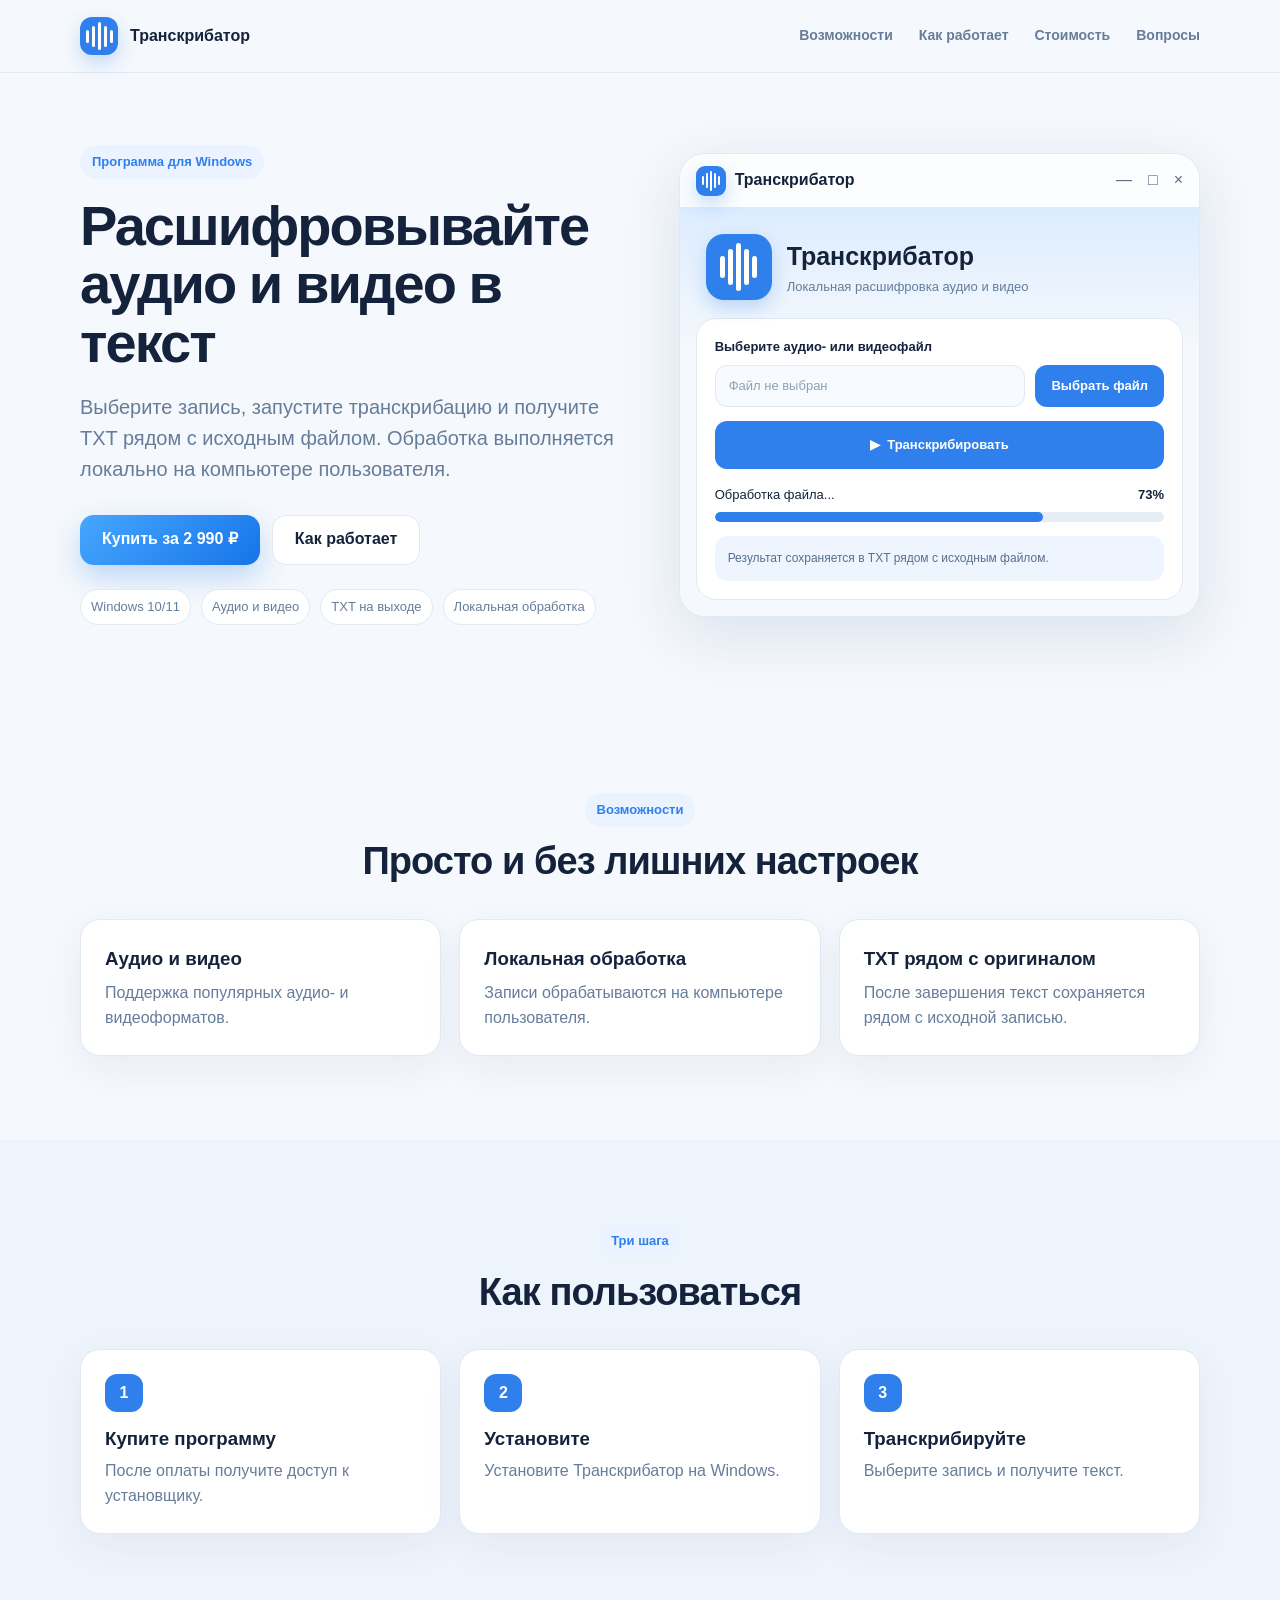
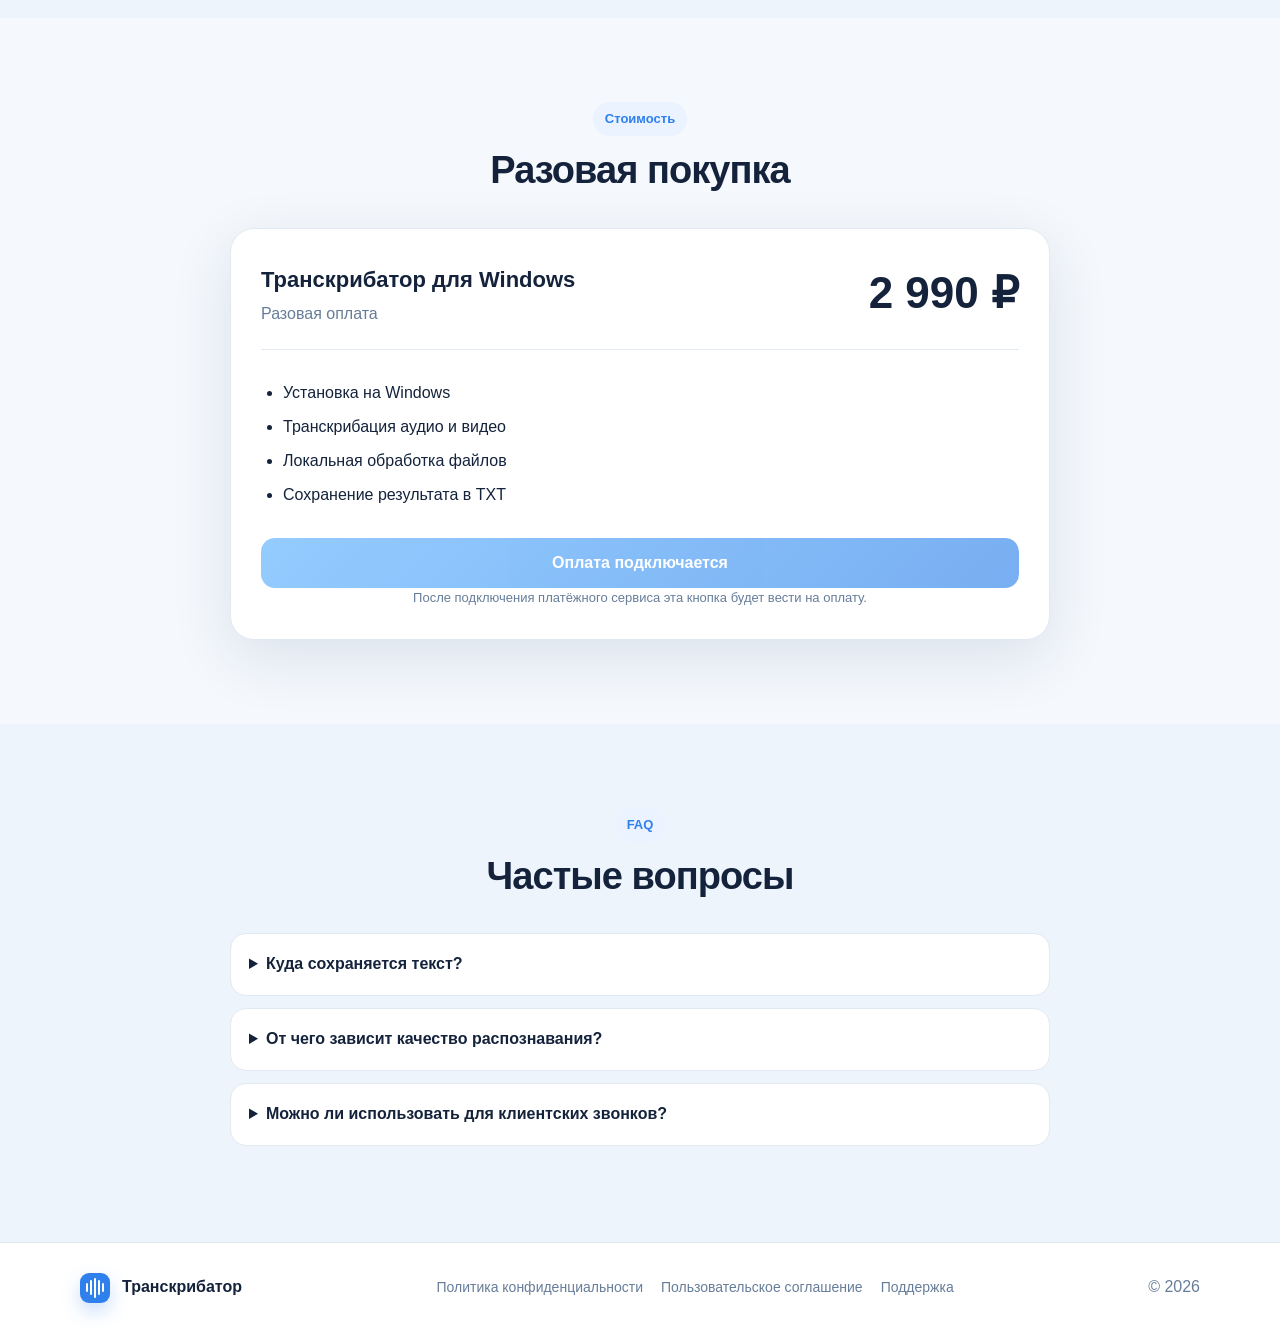
<file: index.html>
<!doctype html>
<html lang="ru">
<head>
<meta charset="utf-8">
<meta name="viewport" content="width=device-width,initial-scale=1">
<title>Транскрибатор</title>

<link rel="icon" href="favicon.ico" sizes="any">
<link rel="icon" type="image/png" href="favicon-32.png" sizes="32x32">
  
<link rel="stylesheet" href="styles.css">
</head>
<body>
<header class="topbar">
  <div class="container nav">
    <a class="brand" href="#top">
      <span class="logo"><i></i><i></i><i></i><i></i><i></i></span>
      <span>Транскрибатор</span>
    </a>
    <nav>
      <a href="#features">Возможности</a>
      <a href="#how">Как работает</a>
      <a href="#price">Стоимость</a>
      <a href="#faq">Вопросы</a>
    </nav>
  </div>
</header>

<main id="top">
<section class="hero">
  <div class="container hero-grid">
    <div class="hero-copy">
      <div class="eyebrow">Программа для Windows</div>
      <h1>Расшифровывайте аудио и видео в текст</h1>
      <p class="lead">
        Выберите запись, запустите транскрибацию и получите TXT рядом с исходным файлом.
        Обработка выполняется локально на компьютере пользователя.
      </p>
      <div class="cta-row">
        <a class="btn primary" href="#price">Купить за 2 990 ₽</a>
        <a class="btn secondary" href="#how">Как работает</a>
      </div>
      <div class="meta">
        <span>Windows 10/11</span>
        <span>Аудио и видео</span>
        <span>TXT на выходе</span>
        <span>Локальная обработка</span>
      </div>
    </div>

    <div class="app-card">
      <div class="window-top">
        <div class="mini-brand">
          <span class="logo small"><i></i><i></i><i></i><i></i><i></i></span>
          <strong>Транскрибатор</strong>
        </div>
        <div class="window-actions"><span>—</span><span>□</span><span>×</span></div>
      </div>

      <div class="mock-body">
        <div class="mock-header">
          <span class="logo big"><i></i><i></i><i></i><i></i><i></i></span>
          <div>
            <h3>Транскрибатор</h3>
            <p>Локальная расшифровка аудио и видео</p>
          </div>
        </div>

        <div class="mock-panel">
          <div class="label">Выберите аудио- или видеофайл</div>

          <div class="file-row">
            <div class="fake-input">Файл не выбран</div>
            <div class="fake-button">Выбрать файл</div>
          </div>

          <div class="fake-button main">▶&nbsp; Транскрибировать</div>

          <div class="progress-head">
            <span>Обработка файла...</span>
            <strong>73%</strong>
          </div>
          <div class="progress"><span></span></div>

          <div class="info-box">
            Результат сохраняется в TXT рядом с исходным файлом.
          </div>
        </div>
      </div>
    </div>
  </div>
</section>

<section id="features" class="section">
  <div class="container">
    <div class="section-heading">
      <div class="eyebrow">Возможности</div>
      <h2>Просто и без лишних настроек</h2>
    </div>
    <div class="cards">
      <article class="feature">
        <h3>Аудио и видео</h3>
        <p>Поддержка популярных аудио- и видеоформатов.</p>
      </article>
      <article class="feature">
        <h3>Локальная обработка</h3>
        <p>Записи обрабатываются на компьютере пользователя.</p>
      </article>
      <article class="feature">
        <h3>TXT рядом с оригиналом</h3>
        <p>После завершения текст сохраняется рядом с исходной записью.</p>
      </article>
    </div>
  </div>
</section>

<section id="how" class="section soft">
  <div class="container">
    <div class="section-heading">
      <div class="eyebrow">Три шага</div>
      <h2>Как пользоваться</h2>
    </div>
    <div class="steps">
      <div class="step"><b>1</b><h3>Купите программу</h3><p>После оплаты получите доступ к установщику.</p></div>
      <div class="step"><b>2</b><h3>Установите</h3><p>Установите Транскрибатор на Windows.</p></div>
      <div class="step"><b>3</b><h3>Транскрибируйте</h3><p>Выберите запись и получите текст.</p></div>
    </div>
  </div>
</section>

<section id="price" class="section">
  <div class="container narrow">
    <div class="section-heading">
      <div class="eyebrow">Стоимость</div>
      <h2>Разовая покупка</h2>
    </div>
    <div class="price-card">
      <div class="price-row">
        <div>
          <h3>Транскрибатор для Windows</h3>
          <p>Разовая оплата</p>
        </div>
        <div class="price">2 990 ₽</div>
      </div>

      <ul class="checks">
        <li>Установка на Windows</li>
        <li>Транскрибация аудио и видео</li>
        <li>Локальная обработка файлов</li>
        <li>Сохранение результата в TXT</li>
      </ul>

      <a class="btn primary full disabled" href="#" onclick="return false;">Оплата подключается</a>
      <p class="hint">После подключения платёжного сервиса эта кнопка будет вести на оплату.</p>
    </div>
  </div>
</section>

<section id="faq" class="section soft">
  <div class="container narrow">
    <div class="section-heading">
      <div class="eyebrow">FAQ</div>
      <h2>Частые вопросы</h2>
    </div>

    <details>
      <summary>Куда сохраняется текст?</summary>
      <p>TXT-файл сохраняется рядом с исходной записью.</p>
    </details>
    <details>
      <summary>От чего зависит качество распознавания?</summary>
      <p>Чем чище звук, тем точнее результат. Шум, тихая речь и несколько говорящих одновременно могут снизить качество.</p>
    </details>
    <details>
      <summary>Можно ли использовать для клиентских звонков?</summary>
      <p>Технически — да. Законность записи и хранения зависит от вашей ситуации и применимых требований.</p>
    </details>
  </div>
</section>
</main>

<footer>
  <div class="container footer">
    <div class="brand footer-brand">
      <span class="logo small"><i></i><i></i><i></i><i></i><i></i></span>
      <span>Транскрибатор</span>
    </div>

    <div class="footer-links">
      <a href="privacy.html">Политика конфиденциальности</a>
      <a href="terms.html">Пользовательское соглашение</a>
      <a href="support.html">Поддержка</a>
    </div>

    <div>© 2026</div>
  </div>
</footer>
</body>
</html>
</file>
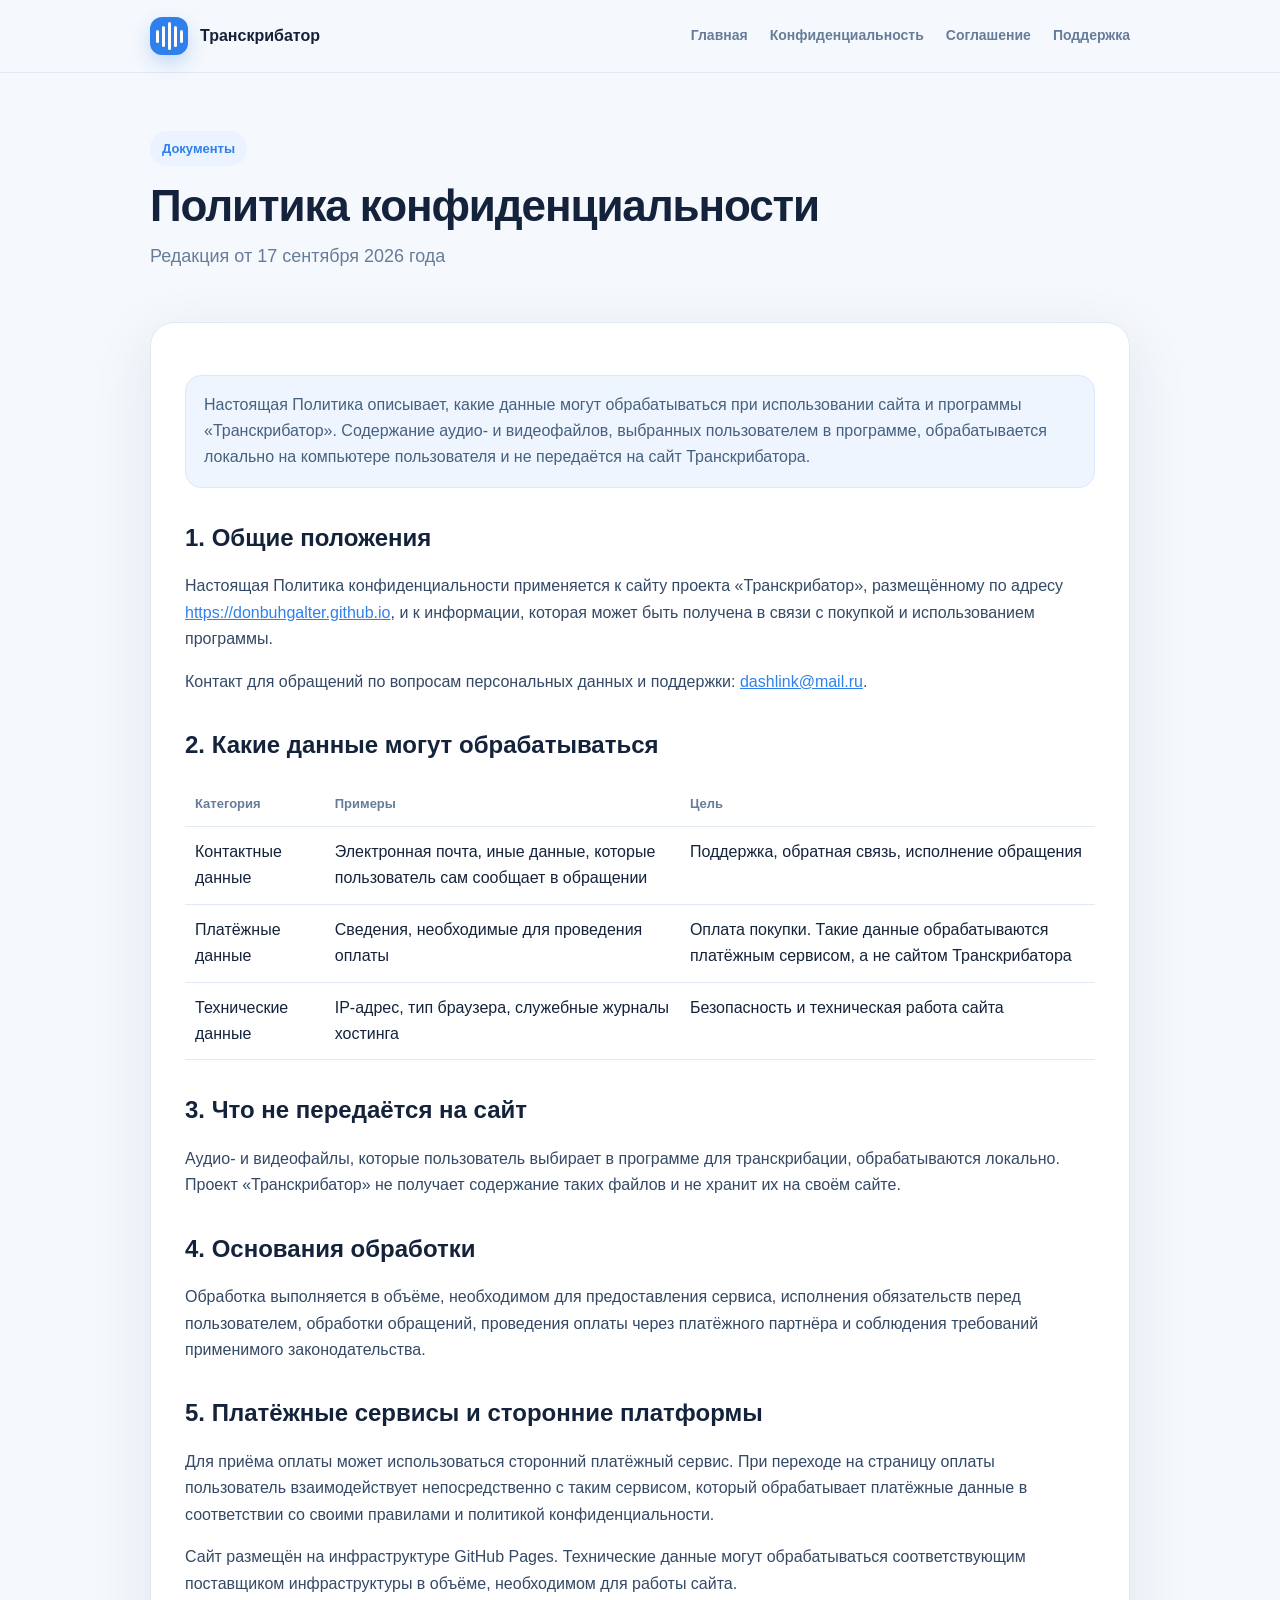
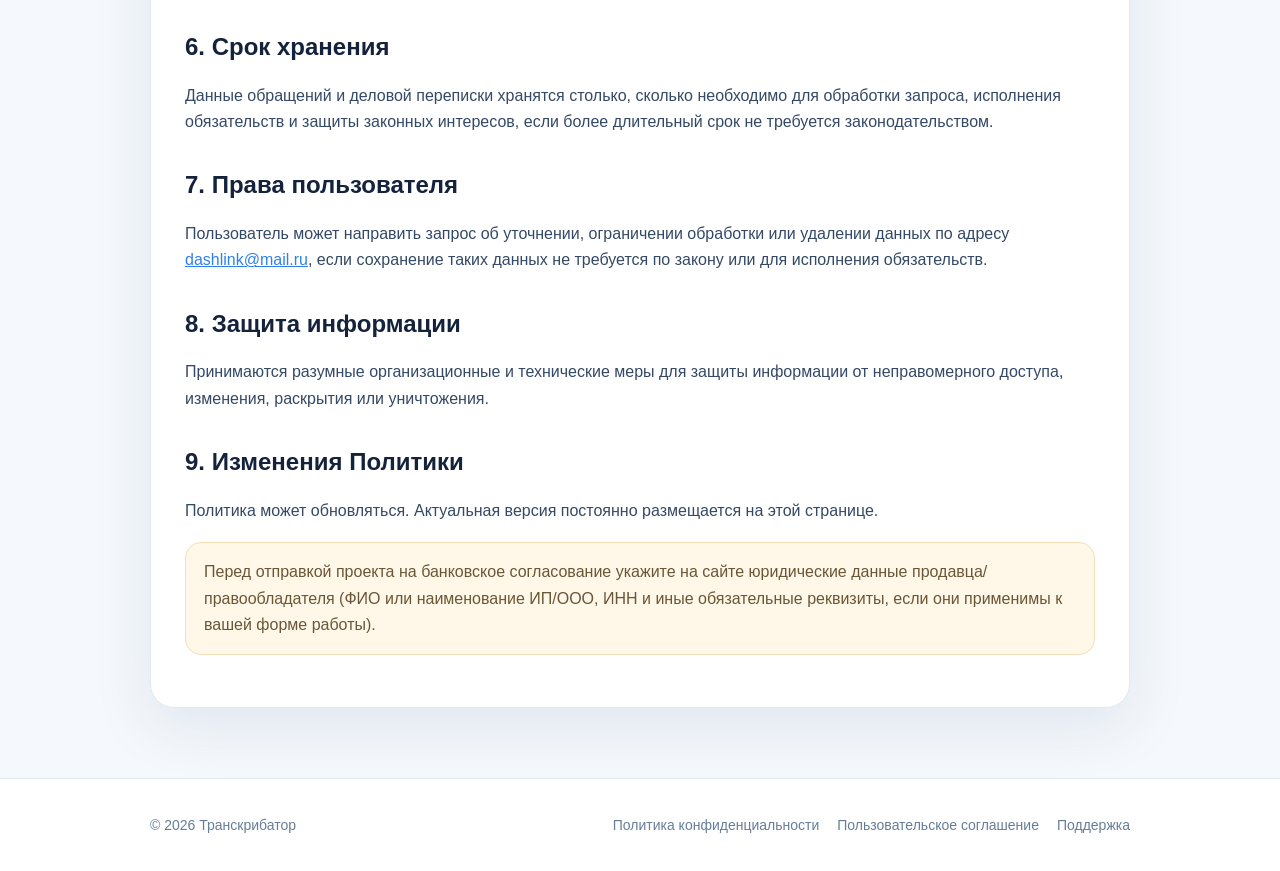
<file: privacy.html>
<!doctype html>
<html lang="ru">
<head>
  <meta charset="utf-8">
  <meta name="viewport" content="width=device-width,initial-scale=1">
  <title>Политика конфиденциальности — Транскрибатор</title>
  <link rel="icon" href="favicon.ico" sizes="any">
  <link rel="icon" type="image/png" href="favicon-32.png" sizes="32x32">
  <link rel="stylesheet" href="legal.css">
</head>
<body>
<header class="topbar">
  <div class="container nav">
    <a class="brand" href="index.html">
      <span class="logo" aria-hidden="true"><i></i><i></i><i></i><i></i><i></i></span>
      <span>Транскрибатор</span>
    </a>
    <div class="nav-links">
      <a href="index.html">Главная</a>
      <a href="privacy.html">Конфиденциальность</a>
      <a href="terms.html">Соглашение</a>
      <a href="support.html">Поддержка</a>
    </div>
  </div>
</header>

<main>
  <section class="hero">
    <div class="container">
      <div class="eyebrow">Документы</div>
      <h1>Политика конфиденциальности</h1>
      <p class="subtitle">Редакция от 17 сентября 2026 года</p>
    </div>
  </section>

  <div class="container">
    <article class="legal-card">
      
<div class="notice">
  Настоящая Политика описывает, какие данные могут обрабатываться при использовании сайта и программы «Транскрибатор».
  Содержание аудио- и видеофайлов, выбранных пользователем в программе, обрабатывается локально на компьютере пользователя и не передаётся на сайт Транскрибатора.
</div>

<h2>1. Общие положения</h2>
<p>
  Настоящая Политика конфиденциальности применяется к сайту проекта «Транскрибатор», размещённому по адресу
  <a href="https://donbuhgalter.github.io">https://donbuhgalter.github.io</a>, и к информации, которая может быть получена
  в связи с покупкой и использованием программы.
</p>
<p>
  Контакт для обращений по вопросам персональных данных и поддержки:
  <a href="mailto:dashlink@mail.ru">dashlink@mail.ru</a>.
</p>

<h2>2. Какие данные могут обрабатываться</h2>
<table class="data-table">
  <tr><th>Категория</th><th>Примеры</th><th>Цель</th></tr>
  <tr><td>Контактные данные</td><td>Электронная почта, иные данные, которые пользователь сам сообщает в обращении</td><td>Поддержка, обратная связь, исполнение обращения</td></tr>
  <tr><td>Платёжные данные</td><td>Сведения, необходимые для проведения оплаты</td><td>Оплата покупки. Такие данные обрабатываются платёжным сервисом, а не сайтом Транскрибатора</td></tr>
  <tr><td>Технические данные</td><td>IP-адрес, тип браузера, служебные журналы хостинга</td><td>Безопасность и техническая работа сайта</td></tr>
</table>

<h2>3. Что не передаётся на сайт</h2>
<p>
  Аудио- и видеофайлы, которые пользователь выбирает в программе для транскрибации, обрабатываются локально.
  Проект «Транскрибатор» не получает содержание таких файлов и не хранит их на своём сайте.
</p>

<h2>4. Основания обработки</h2>
<p>
  Обработка выполняется в объёме, необходимом для предоставления сервиса, исполнения обязательств перед пользователем,
  обработки обращений, проведения оплаты через платёжного партнёра и соблюдения требований применимого законодательства.
</p>

<h2>5. Платёжные сервисы и сторонние платформы</h2>
<p>
  Для приёма оплаты может использоваться сторонний платёжный сервис. При переходе на страницу оплаты пользователь
  взаимодействует непосредственно с таким сервисом, который обрабатывает платёжные данные в соответствии со своими правилами и политикой конфиденциальности.
</p>
<p>
  Сайт размещён на инфраструктуре GitHub Pages. Технические данные могут обрабатываться соответствующим поставщиком инфраструктуры
  в объёме, необходимом для работы сайта.
</p>

<h2>6. Срок хранения</h2>
<p>
  Данные обращений и деловой переписки хранятся столько, сколько необходимо для обработки запроса, исполнения обязательств и защиты законных интересов,
  если более длительный срок не требуется законодательством.
</p>

<h2>7. Права пользователя</h2>
<p>
  Пользователь может направить запрос об уточнении, ограничении обработки или удалении данных по адресу
  <a href="mailto:dashlink@mail.ru">dashlink@mail.ru</a>, если сохранение таких данных не требуется по закону или для исполнения обязательств.
</p>

<h2>8. Защита информации</h2>
<p>
  Принимаются разумные организационные и технические меры для защиты информации от неправомерного доступа, изменения, раскрытия или уничтожения.
</p>

<h2>9. Изменения Политики</h2>
<p>
  Политика может обновляться. Актуальная версия постоянно размещается на этой странице.
</p>

<div class="warning">
  Перед отправкой проекта на банковское согласование укажите на сайте юридические данные продавца/правообладателя
  (ФИО или наименование ИП/ООО, ИНН и иные обязательные реквизиты, если они применимы к вашей форме работы).
</div>

    </article>
  </div>
</main>

<footer>
  <div class="container footer">
    <div>© 2026 Транскрибатор</div>
    <div class="footer-links">
      <a href="privacy.html">Политика конфиденциальности</a>
      <a href="terms.html">Пользовательское соглашение</a>
      <a href="support.html">Поддержка</a>
    </div>
  </div>
</footer>
</body>
</html>
</file>
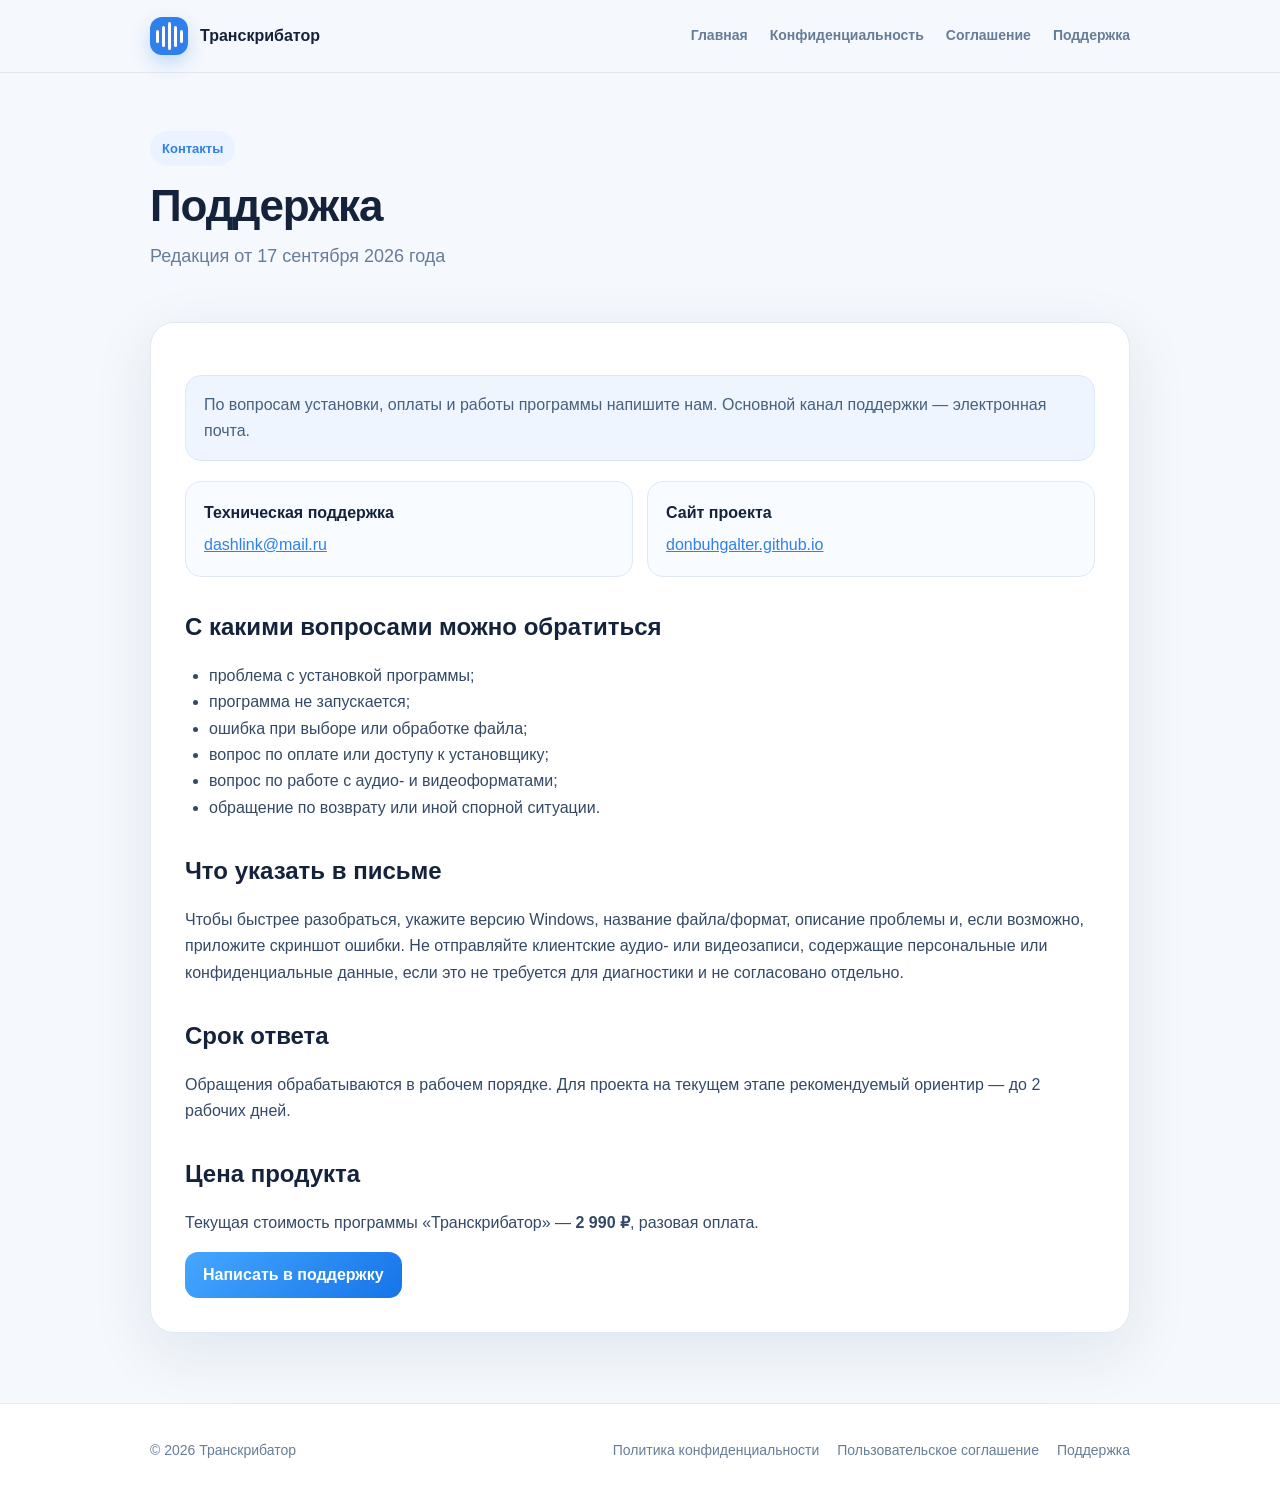
<file: support.html>
<!doctype html>
<html lang="ru">
<head>
  <meta charset="utf-8">
  <meta name="viewport" content="width=device-width,initial-scale=1">
  <title>Поддержка — Транскрибатор</title>
  <link rel="icon" href="favicon.ico" sizes="any">
  <link rel="icon" type="image/png" href="favicon-32.png" sizes="32x32">
  <link rel="stylesheet" href="legal.css">
</head>
<body>
<header class="topbar">
  <div class="container nav">
    <a class="brand" href="index.html">
      <span class="logo" aria-hidden="true"><i></i><i></i><i></i><i></i><i></i></span>
      <span>Транскрибатор</span>
    </a>
    <div class="nav-links">
      <a href="index.html">Главная</a>
      <a href="privacy.html">Конфиденциальность</a>
      <a href="terms.html">Соглашение</a>
      <a href="support.html">Поддержка</a>
    </div>
  </div>
</header>

<main>
  <section class="hero">
    <div class="container">
      <div class="eyebrow">Контакты</div>
      <h1>Поддержка</h1>
      <p class="subtitle">Редакция от 17 сентября 2026 года</p>
    </div>
  </section>

  <div class="container">
    <article class="legal-card">
      
<div class="notice">
  По вопросам установки, оплаты и работы программы напишите нам. Основной канал поддержки — электронная почта.
</div>

<div class="contacts">
  <div class="contact-card">
    <b>Техническая поддержка</b>
    <a href="mailto:dashlink@mail.ru">dashlink@mail.ru</a>
  </div>
  <div class="contact-card">
    <b>Сайт проекта</b>
    <a href="https://donbuhgalter.github.io">donbuhgalter.github.io</a>
  </div>
</div>

<h2>С какими вопросами можно обратиться</h2>
<ul>
  <li>проблема с установкой программы;</li>
  <li>программа не запускается;</li>
  <li>ошибка при выборе или обработке файла;</li>
  <li>вопрос по оплате или доступу к установщику;</li>
  <li>вопрос по работе с аудио- и видеоформатами;</li>
  <li>обращение по возврату или иной спорной ситуации.</li>
</ul>

<h2>Что указать в письме</h2>
<p>
  Чтобы быстрее разобраться, укажите версию Windows, название файла/формат, описание проблемы и, если возможно, приложите скриншот ошибки.
  Не отправляйте клиентские аудио- или видеозаписи, содержащие персональные или конфиденциальные данные, если это не требуется для диагностики
  и не согласовано отдельно.
</p>

<h2>Срок ответа</h2>
<p>
  Обращения обрабатываются в рабочем порядке. Для проекта на текущем этапе рекомендуемый ориентир — до 2 рабочих дней.
</p>

<h2>Цена продукта</h2>
<p>
  Текущая стоимость программы «Транскрибатор» — <b>2 990 ₽</b>, разовая оплата.
</p>

<a class="btn primary" href="mailto:dashlink@mail.ru?subject=Поддержка%20Транскрибатора">Написать в поддержку</a>

    </article>
  </div>
</main>

<footer>
  <div class="container footer">
    <div>© 2026 Транскрибатор</div>
    <div class="footer-links">
      <a href="privacy.html">Политика конфиденциальности</a>
      <a href="terms.html">Пользовательское соглашение</a>
      <a href="support.html">Поддержка</a>
    </div>
  </div>
</footer>
</body>
</html>
</file>
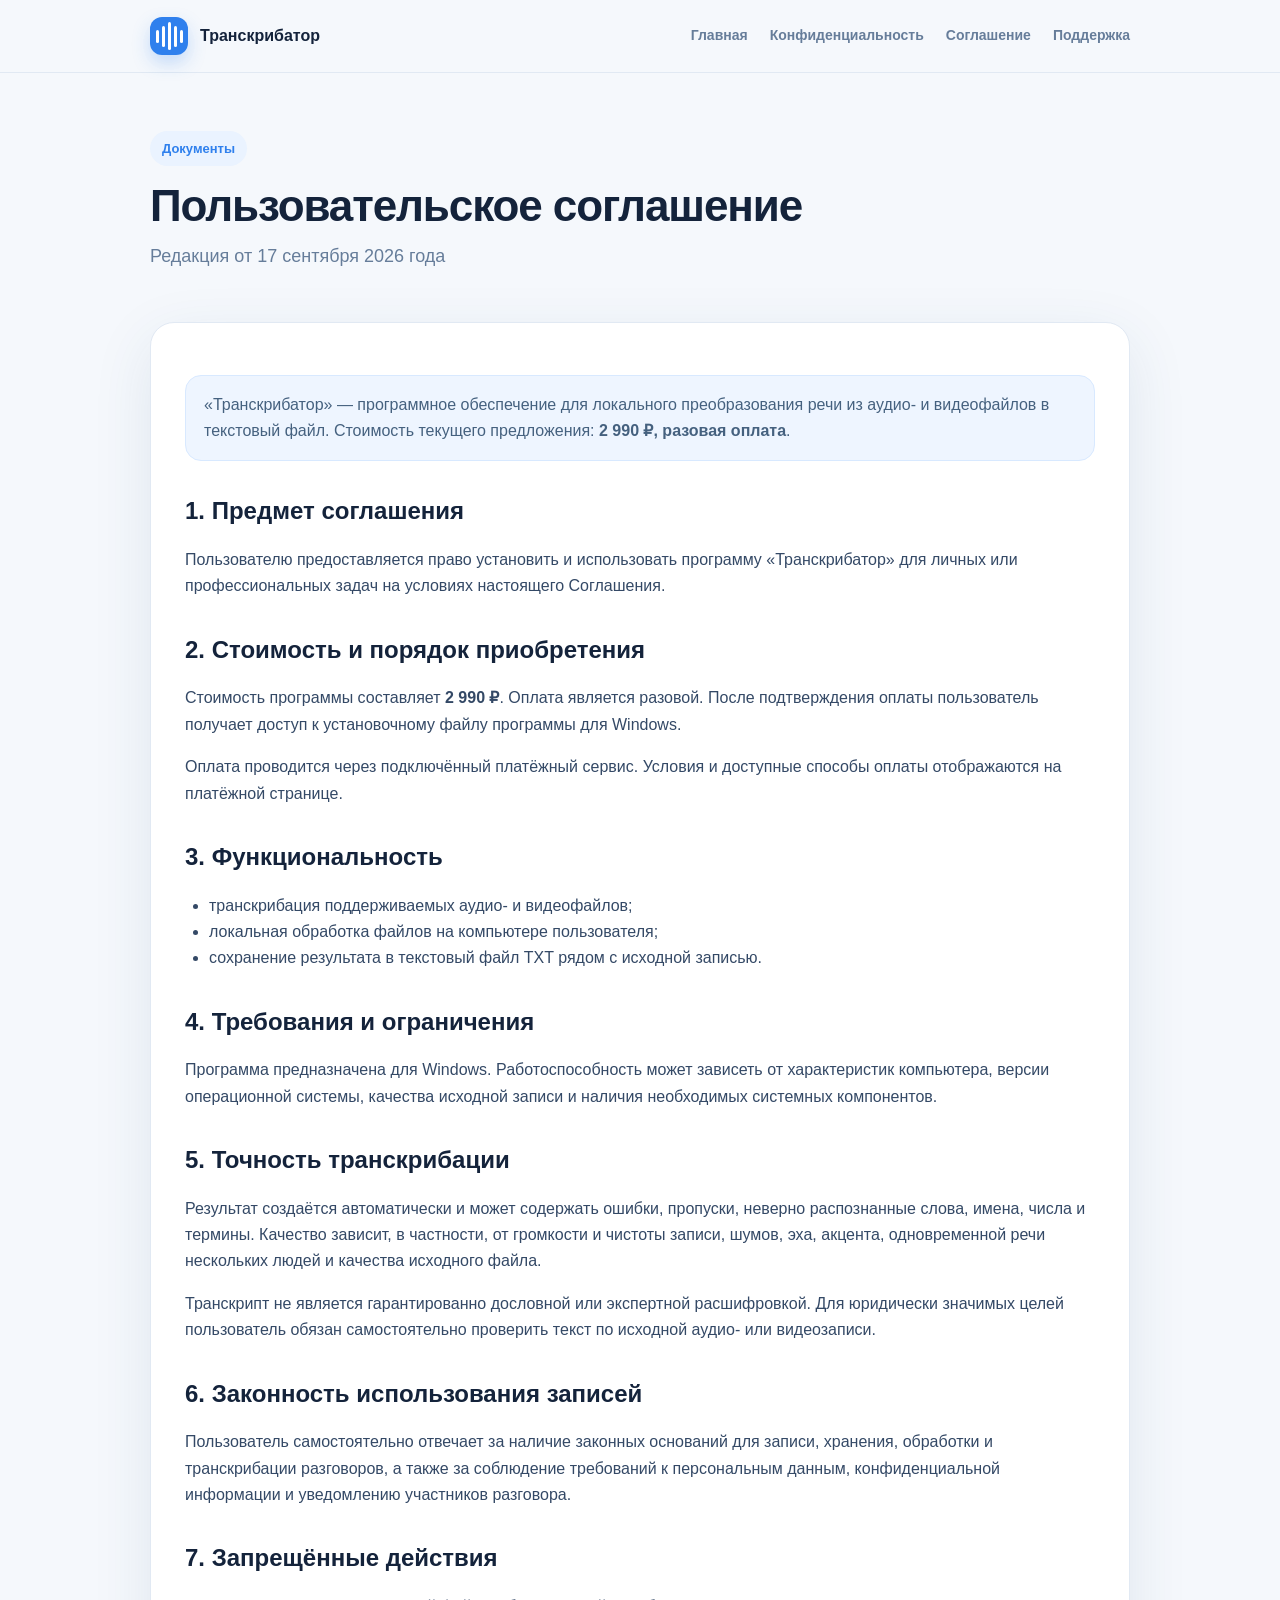
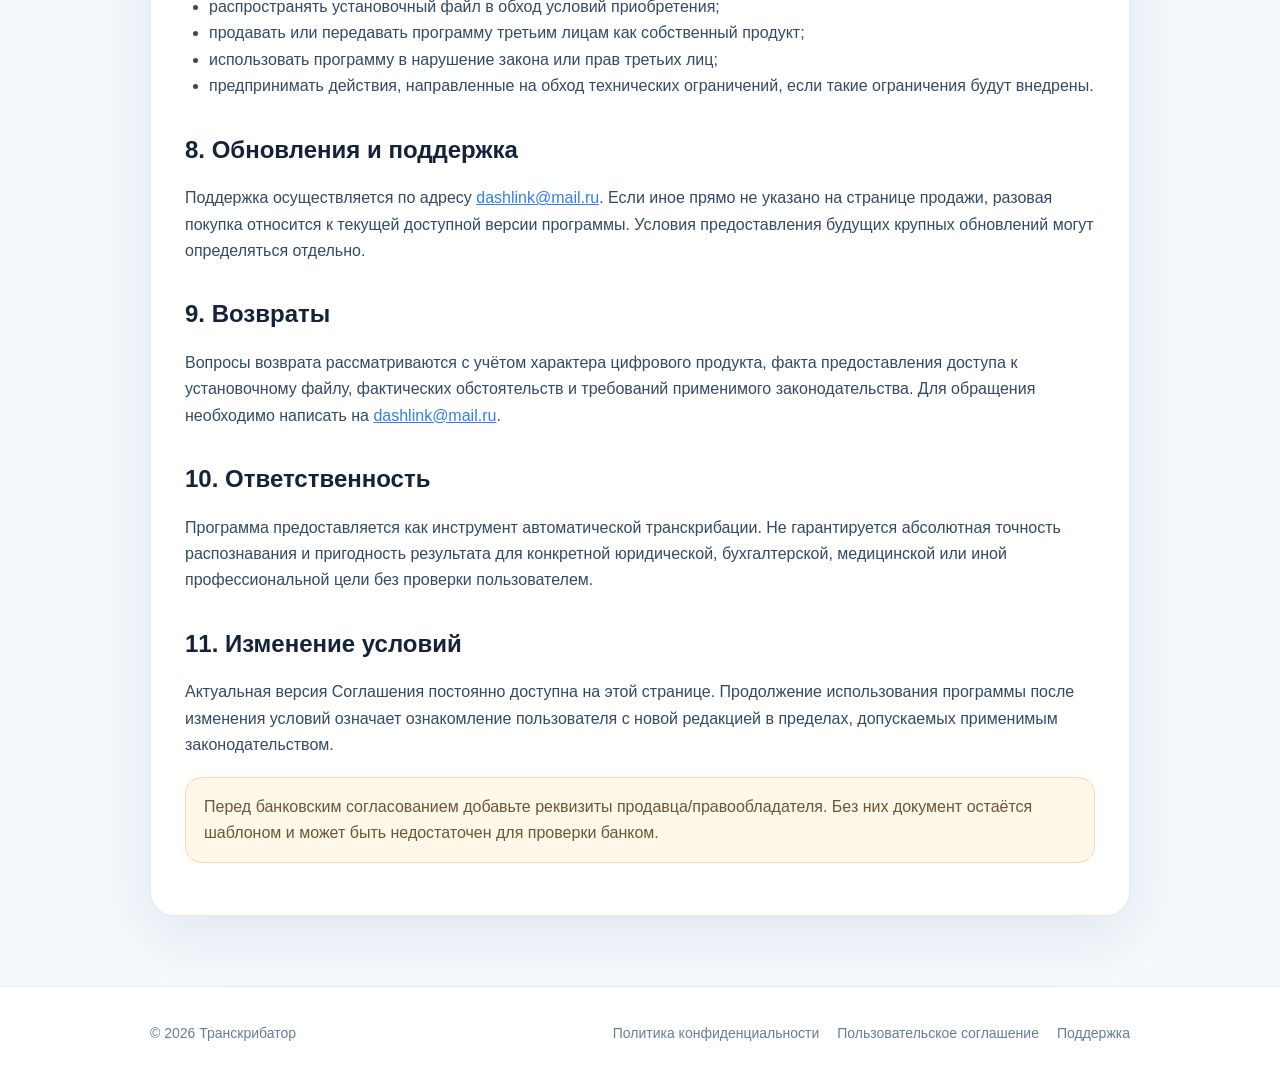
<file: terms.html>
<!doctype html>
<html lang="ru">
<head>
  <meta charset="utf-8">
  <meta name="viewport" content="width=device-width,initial-scale=1">
  <title>Пользовательское соглашение — Транскрибатор</title>
  <link rel="icon" href="favicon.ico" sizes="any">
  <link rel="icon" type="image/png" href="favicon-32.png" sizes="32x32">
  <link rel="stylesheet" href="legal.css">
</head>
<body>
<header class="topbar">
  <div class="container nav">
    <a class="brand" href="index.html">
      <span class="logo" aria-hidden="true"><i></i><i></i><i></i><i></i><i></i></span>
      <span>Транскрибатор</span>
    </a>
    <div class="nav-links">
      <a href="index.html">Главная</a>
      <a href="privacy.html">Конфиденциальность</a>
      <a href="terms.html">Соглашение</a>
      <a href="support.html">Поддержка</a>
    </div>
  </div>
</header>

<main>
  <section class="hero">
    <div class="container">
      <div class="eyebrow">Документы</div>
      <h1>Пользовательское соглашение</h1>
      <p class="subtitle">Редакция от 17 сентября 2026 года</p>
    </div>
  </section>

  <div class="container">
    <article class="legal-card">
      
<div class="notice">
  «Транскрибатор» — программное обеспечение для локального преобразования речи из аудио- и видеофайлов в текстовый файл.
  Стоимость текущего предложения: <b>2 990 ₽, разовая оплата</b>.
</div>

<h2>1. Предмет соглашения</h2>
<p>
  Пользователю предоставляется право установить и использовать программу «Транскрибатор» для личных или профессиональных задач
  на условиях настоящего Соглашения.
</p>

<h2>2. Стоимость и порядок приобретения</h2>
<p>
  Стоимость программы составляет <b>2 990 ₽</b>. Оплата является разовой.
  После подтверждения оплаты пользователь получает доступ к установочному файлу программы для Windows.
</p>
<p>
  Оплата проводится через подключённый платёжный сервис. Условия и доступные способы оплаты отображаются на платёжной странице.
</p>

<h2>3. Функциональность</h2>
<ul>
  <li>транскрибация поддерживаемых аудио- и видеофайлов;</li>
  <li>локальная обработка файлов на компьютере пользователя;</li>
  <li>сохранение результата в текстовый файл TXT рядом с исходной записью.</li>
</ul>

<h2>4. Требования и ограничения</h2>
<p>
  Программа предназначена для Windows. Работоспособность может зависеть от характеристик компьютера, версии операционной системы,
  качества исходной записи и наличия необходимых системных компонентов.
</p>

<h2>5. Точность транскрибации</h2>
<p>
  Результат создаётся автоматически и может содержать ошибки, пропуски, неверно распознанные слова, имена, числа и термины.
  Качество зависит, в частности, от громкости и чистоты записи, шумов, эха, акцента, одновременной речи нескольких людей и качества исходного файла.
</p>
<p>
  Транскрипт не является гарантированно дословной или экспертной расшифровкой. Для юридически значимых целей пользователь обязан самостоятельно
  проверить текст по исходной аудио- или видеозаписи.
</p>

<h2>6. Законность использования записей</h2>
<p>
  Пользователь самостоятельно отвечает за наличие законных оснований для записи, хранения, обработки и транскрибации разговоров,
  а также за соблюдение требований к персональным данным, конфиденциальной информации и уведомлению участников разговора.
</p>

<h2>7. Запрещённые действия</h2>
<ul>
  <li>распространять установочный файл в обход условий приобретения;</li>
  <li>продавать или передавать программу третьим лицам как собственный продукт;</li>
  <li>использовать программу в нарушение закона или прав третьих лиц;</li>
  <li>предпринимать действия, направленные на обход технических ограничений, если такие ограничения будут внедрены.</li>
</ul>

<h2>8. Обновления и поддержка</h2>
<p>
  Поддержка осуществляется по адресу <a href="mailto:dashlink@mail.ru">dashlink@mail.ru</a>.
  Если иное прямо не указано на странице продажи, разовая покупка относится к текущей доступной версии программы.
  Условия предоставления будущих крупных обновлений могут определяться отдельно.
</p>

<h2>9. Возвраты</h2>
<p>
  Вопросы возврата рассматриваются с учётом характера цифрового продукта, факта предоставления доступа к установочному файлу,
  фактических обстоятельств и требований применимого законодательства. Для обращения необходимо написать на
  <a href="mailto:dashlink@mail.ru">dashlink@mail.ru</a>.
</p>

<h2>10. Ответственность</h2>
<p>
  Программа предоставляется как инструмент автоматической транскрибации. Не гарантируется абсолютная точность распознавания
  и пригодность результата для конкретной юридической, бухгалтерской, медицинской или иной профессиональной цели без проверки пользователем.
</p>

<h2>11. Изменение условий</h2>
<p>
  Актуальная версия Соглашения постоянно доступна на этой странице. Продолжение использования программы после изменения условий означает
  ознакомление пользователя с новой редакцией в пределах, допускаемых применимым законодательством.
</p>

<div class="warning">
  Перед банковским согласованием добавьте реквизиты продавца/правообладателя.
  Без них документ остаётся шаблоном и может быть недостаточен для проверки банком.
</div>

    </article>
  </div>
</main>

<footer>
  <div class="container footer">
    <div>© 2026 Транскрибатор</div>
    <div class="footer-links">
      <a href="privacy.html">Политика конфиденциальности</a>
      <a href="terms.html">Пользовательское соглашение</a>
      <a href="support.html">Поддержка</a>
    </div>
  </div>
</footer>
</body>
</html>
</file>
<file: styles.css>
:root{
--bg:#f5f8fc;--card:#ffffff;--ink:#14233b;--muted:#667d9a;--line:#e1e9f3;
--blue:#2f80ed;--blue2:#1674e8;--soft:#eaf3ff;--shadow:0 18px 60px rgba(37,74,120,.12)
}
*{box-sizing:border-box}
html{scroll-behavior:smooth}
body{margin:0;color:var(--ink);background:var(--bg);font-family:Segoe UI,Arial,sans-serif;line-height:1.55}
a{color:inherit}
.container{width:min(1120px,calc(100% - 40px));margin:auto}
.narrow{width:min(820px,calc(100% - 40px))}
.topbar{position:sticky;top:0;z-index:20;background:rgba(245,248,252,.9);backdrop-filter:blur(14px);border-bottom:1px solid var(--line)}
.nav{height:72px;display:flex;align-items:center;justify-content:space-between}
.brand{display:flex;align-items:center;gap:12px;text-decoration:none;font-weight:800}
nav{display:flex;gap:26px}
nav a{text-decoration:none;color:var(--muted);font-weight:600;font-size:14px}

.logo{width:38px;height:38px;border-radius:12px;background:var(--blue);display:inline-flex;align-items:center;justify-content:center;gap:3px;box-shadow:0 8px 18px rgba(47,128,237,.25)}
.logo i{display:block;width:3px;border-radius:6px;background:#fff}
.logo i:nth-child(1),.logo i:nth-child(5){height:13px}
.logo i:nth-child(2),.logo i:nth-child(4){height:21px}
.logo i:nth-child(3){height:28px}

.logo.small{width:30px;height:30px;border-radius:9px;gap:2px}
.logo.small i{width:2px}
.logo.small i:nth-child(1),.logo.small i:nth-child(5){height:9px}
.logo.small i:nth-child(2),.logo.small i:nth-child(4){height:15px}
.logo.small i:nth-child(3){height:20px}

.logo.big{width:66px;height:66px;border-radius:18px}
.logo.big i{width:5px}
.logo.big i:nth-child(1),.logo.big i:nth-child(5){height:22px}
.logo.big i:nth-child(2),.logo.big i:nth-child(4){height:36px}
.logo.big i:nth-child(3){height:48px}

.hero{padding:72px 0 84px}
.hero-grid{display:grid;grid-template-columns:1.02fr .98fr;gap:56px;align-items:center}
.eyebrow{display:inline-flex;padding:7px 12px;border-radius:999px;color:var(--blue);background:var(--soft);font-weight:800;font-size:13px}
h1{font-size:56px;line-height:1.04;letter-spacing:-.035em;margin:18px 0 20px}
.lead{font-size:20px;color:var(--muted);max-width:660px}
.cta-row{display:flex;gap:12px;margin-top:30px;flex-wrap:wrap}
.btn{display:inline-flex;align-items:center;justify-content:center;min-height:50px;padding:0 22px;border-radius:14px;text-decoration:none;font-weight:800;transition:.2s}
.btn.primary{background:linear-gradient(135deg,#46a7ff,var(--blue2));color:#fff;box-shadow:0 12px 28px rgba(47,128,237,.28)}
.btn.secondary{background:#fff;border:1px solid var(--line)}
.btn.full{width:100%}
.btn.disabled{opacity:.58;cursor:not-allowed;box-shadow:none}
.meta{display:flex;gap:10px;flex-wrap:wrap;margin-top:24px}
.meta span{font-size:13px;color:var(--muted);background:#fff;border:1px solid var(--line);border-radius:999px;padding:7px 10px}

.app-card{background:#fff;border-radius:26px;border:1px solid var(--line);box-shadow:var(--shadow);overflow:hidden}
.window-top{height:54px;padding:0 16px;display:flex;align-items:center;justify-content:space-between;background:#fbfdff;border-bottom:1px solid var(--line)}
.mini-brand{display:flex;align-items:center;gap:9px}
.window-actions{display:flex;gap:16px;color:#566a82}
.mock-body{padding:16px;background:linear-gradient(180deg,#dcecff 0,#f5f8fc 34%)}
.mock-header{display:flex;align-items:center;gap:15px;padding:10px 10px 18px}
.mock-header h3{font-size:25px;margin:0 0 2px}
.mock-header p{margin:0;color:var(--muted);font-size:13px}
.mock-panel{background:#fff;border:1px solid var(--line);border-radius:20px;padding:18px}
.label{font-size:13px;font-weight:800;margin-bottom:8px}
.file-row{display:grid;grid-template-columns:1fr auto;gap:10px}
.fake-input{height:42px;border-radius:12px;border:1px solid var(--line);background:#f7faff;color:#91a0b2;display:flex;align-items:center;padding:0 13px;font-size:13px;overflow:hidden}
.fake-button{height:42px;border-radius:12px;background:var(--blue);color:#fff;display:flex;align-items:center;justify-content:center;padding:0 16px;font-size:13px;font-weight:800}
.fake-button.main{margin-top:14px;height:48px}
.progress-head{display:flex;justify-content:space-between;margin:16px 0 7px;font-size:13px}
.progress{height:10px;border-radius:999px;background:#e7edf5;overflow:hidden}
.progress span{display:block;width:73%;height:100%;background:var(--blue);border-radius:999px}
.info-box{margin-top:14px;background:#eef5ff;color:#58708e;border-radius:13px;padding:13px;font-size:12px}

.section{padding:84px 0}
.section.soft{background:#eef4fb}
.section-heading{text-align:center;margin-bottom:36px}
.section-heading h2{font-size:38px;line-height:1.1;letter-spacing:-.025em;margin:14px 0 0}
.cards{display:grid;grid-template-columns:repeat(3,1fr);gap:18px}
.feature,.step{background:#fff;border:1px solid var(--line);border-radius:20px;padding:24px;box-shadow:0 12px 40px rgba(37,74,120,.06)}
.feature h3{margin:0 0 8px}
.feature p,.step p{color:var(--muted);margin:0}
.steps{display:grid;grid-template-columns:repeat(3,1fr);gap:18px}
.step b{display:inline-grid;place-items:center;width:38px;height:38px;background:var(--blue);color:#fff;border-radius:12px;margin-bottom:12px}
.step h3{margin:0 0 6px}

.price-card{background:#fff;border:1px solid var(--line);border-radius:24px;padding:30px;box-shadow:var(--shadow)}
.price-row{display:flex;justify-content:space-between;gap:20px;align-items:flex-end;border-bottom:1px solid var(--line);padding-bottom:22px}
.price-row h3{font-size:22px;margin:0}
.price-row p{margin:5px 0 0;color:var(--muted)}
.price{font-size:44px;font-weight:900}
.checks{padding:22px 0 22px 22px;margin:0}
.checks li{margin:9px 0}
.hint{text-align:center;color:var(--muted);font-size:13px;margin:0}

details{background:#fff;border:1px solid var(--line);border-radius:16px;padding:0 18px;margin:12px 0}
summary{cursor:pointer;font-weight:800;padding:18px 0}
details p{color:var(--muted);margin:0;padding:0 0 18px}

footer{border-top:1px solid var(--line);background:#fff}
.footer{height:90px;display:flex;align-items:center;justify-content:space-between;color:var(--muted)}
.footer-brand{color:var(--ink)}

@media(max-width:900px){
  nav{display:none}
  .hero{padding-top:48px}
  .hero-grid,.cards,.steps{grid-template-columns:1fr;gap:28px}
  h1{font-size:44px}
}
@media(max-width:560px){
  .container,.narrow{width:min(100% - 24px,1120px)}
  h1{font-size:38px}
  .lead{font-size:17px}
  .hero{padding:40px 0 60px}
  .section{padding:62px 0}
  .section-heading h2{font-size:31px}
  .file-row{grid-template-columns:1fr}
  .price-row{align-items:flex-start;flex-direction:column}
}
.footer-links{
  display:flex;
  gap:18px;
  flex-wrap:wrap;
  justify-content:center;
}

.footer-links a{
  text-decoration:none;
  color:var(--muted);
  font-size:14px;
}

.footer-links a:hover{
  color:var(--blue);
}
@media(max-width:760px){
  .footer{
    flex-direction:column;
    align-items:flex-start;
    height:auto;
    padding:24px 0;
    gap:16px;
  }

  .footer-links{
    justify-content:flex-start;
  }
}
</file>
<file: legal.css>
:root{
  --bg:#f5f8fc;--card:#ffffff;--ink:#14233b;--muted:#667d9a;--line:#e1e9f3;
  --blue:#2f80ed;--blue2:#1674e8;--soft:#eaf3ff;--shadow:0 18px 60px rgba(37,74,120,.10)
}
*{box-sizing:border-box}
html{scroll-behavior:smooth}
body{margin:0;color:var(--ink);background:var(--bg);font-family:Segoe UI,Arial,sans-serif;line-height:1.65}
a{color:var(--blue)}
.container{width:min(980px,calc(100% - 40px));margin:auto}
.topbar{position:sticky;top:0;z-index:20;background:rgba(245,248,252,.92);backdrop-filter:blur(14px);border-bottom:1px solid var(--line)}
.nav{height:72px;display:flex;align-items:center;justify-content:space-between}
.brand{display:flex;align-items:center;gap:12px;text-decoration:none;color:var(--ink);font-weight:800}
.nav-links{display:flex;gap:22px}
.nav-links a{text-decoration:none;color:var(--muted);font-weight:600;font-size:14px}
.logo{width:38px;height:38px;border-radius:12px;background:var(--blue);display:inline-flex;align-items:center;justify-content:center;gap:3px;box-shadow:0 8px 18px rgba(47,128,237,.25)}
.logo i{display:block;width:3px;border-radius:6px;background:#fff}
.logo i:nth-child(1),.logo i:nth-child(5){height:13px}
.logo i:nth-child(2),.logo i:nth-child(4){height:21px}
.logo i:nth-child(3){height:28px}
.hero{padding:58px 0 26px}
.eyebrow{display:inline-flex;padding:7px 12px;border-radius:999px;color:var(--blue);background:var(--soft);font-weight:800;font-size:13px}
h1{font-size:44px;line-height:1.08;letter-spacing:-.025em;margin:16px 0 12px}
.subtitle{color:var(--muted);font-size:18px;margin:0}
.legal-card{background:var(--card);border:1px solid var(--line);border-radius:24px;padding:34px;margin:24px 0 70px;box-shadow:var(--shadow)}
.legal-card h2{font-size:24px;margin:30px 0 10px}
.legal-card h2:first-child{margin-top:0}
.legal-card h3{font-size:18px;margin:22px 0 8px}
.legal-card p,.legal-card li{color:#344966}
.legal-card ul,.legal-card ol{padding-left:24px}
.notice{background:#eef5ff;border:1px solid #d8e9ff;border-radius:16px;padding:16px 18px;color:#45617f;margin:18px 0}
.warning{background:#fff7e8;border:1px solid #f2dfb7;border-radius:16px;padding:16px 18px;color:#6a5737;margin:18px 0}
.data-table{width:100%;border-collapse:collapse;margin:16px 0}
.data-table th,.data-table td{border-bottom:1px solid var(--line);padding:12px 10px;text-align:left;vertical-align:top}
.data-table th{font-size:13px;color:var(--muted)}
.contacts{display:grid;grid-template-columns:repeat(2,minmax(0,1fr));gap:14px;margin:20px 0}
.contact-card{background:#f8fbff;border:1px solid var(--line);border-radius:16px;padding:18px}
.contact-card b{display:block;margin-bottom:5px}
.btn{display:inline-flex;align-items:center;justify-content:center;min-height:46px;padding:0 18px;border-radius:13px;text-decoration:none;font-weight:800}
.btn.primary{background:linear-gradient(135deg,#46a7ff,var(--blue2));color:#fff}
footer{background:#fff;border-top:1px solid var(--line)}
.footer{min-height:92px;display:flex;align-items:center;justify-content:space-between;gap:20px;color:var(--muted);font-size:14px}
.footer-links{display:flex;gap:18px;flex-wrap:wrap}
.footer-links a{text-decoration:none;color:var(--muted)}
.small{font-size:13px;color:var(--muted)}
@media(max-width:760px){
  .nav-links{display:none}
  h1{font-size:36px}
  .legal-card{padding:24px}
  .contacts{grid-template-columns:1fr}
  .footer{align-items:flex-start;flex-direction:column;padding:24px 0}
}
</file>
